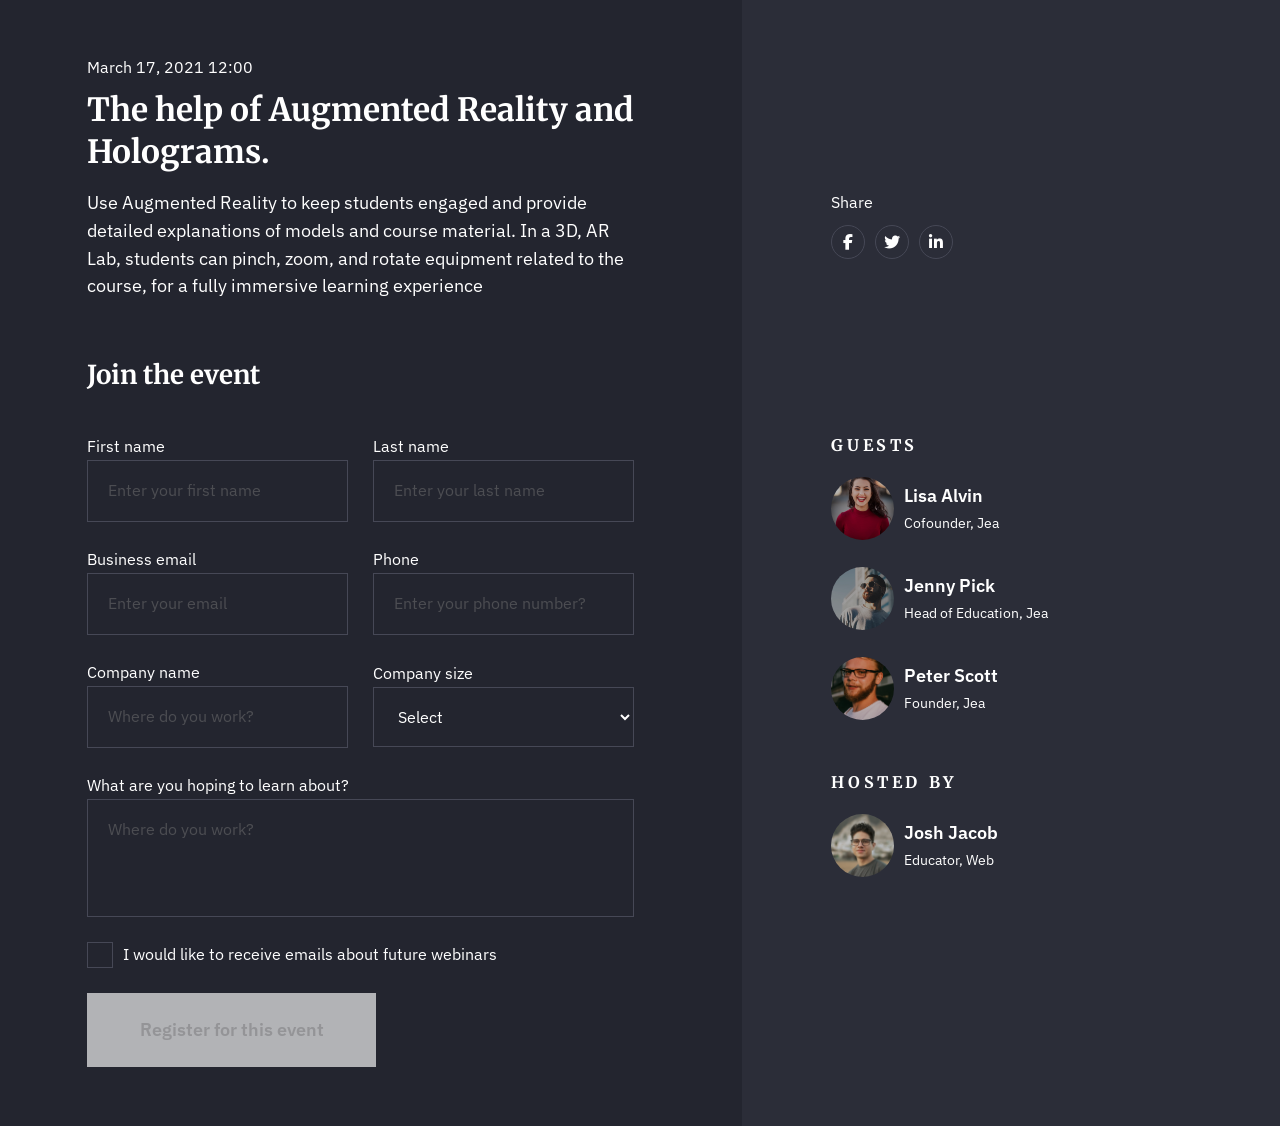
<file: index.html>
<!DOCTYPE html>
<html lang="vi">
    <head>
        <meta charset="UTF-8" />
        <meta name="viewport" content="width=device-width, initial-scale=1.0" />
        <title>Form UI 01</title>
        <!-- font-awesome -->
        <link rel="preconnect" href="https://cdnjs.cloudflare.com" />
        <link
            rel="stylesheet"
            href="https://cdnjs.cloudflare.com/ajax/libs/font-awesome/6.6.0/css/all.min.css"
            integrity="sha512-Kc323vGBEqzTmouAECnVceyQqyqdsSiqLQISBL29aUW4U/M7pSPA/gEUZQqv1cwx4OnYxTxve5UMg5GT6L4JJg=="
            crossorigin="anonymous"
            referrerpolicy="no-referrer"
        />
        <!-- Font Google -->
        <link rel="preconnect" href="https://fonts.googleapis.com" />
        <link rel="preconnect" href="https://fonts.gstatic.com" crossorigin />
        <link
            href="https://fonts.googleapis.com/css2?family=IBM+Plex+Sans:wght@400;600&family=Merriweather:wght@700&display=swap"
            rel="stylesheet"
        />
        <!-- Reset CSS -->
        <link rel="stylesheet" href="./assets/css/reset.css" />
        <!-- Style CSS -->
        <link rel="stylesheet" href="./assets/css/style.css" />
    </head>
    <body>
        <!-- Header -->
        <header class="header"></header>

        <!-- Main content -->
        <main class="main-content">
            <!-- Form Register -->
            <section class="form-register">
                <div class="container-form">
                    <!-- Form Left -->
                    <div class="form-left">
                        <div class="form-left__content">
                            <!-- Form header -->
                            <div class="form__header">
                                <span class="form__date">March 17, 2021 12:00</span>
                                <h1 class="form_heading">The help of Augmented Reality and Holograms.</h1>
                                <p class="form__desc">
                                    Use Augmented Reality to keep students engaged and provide detailed explanations of
                                    models and course material. In a 3D, AR Lab, students can pinch, zoom, and rotate
                                    equipment related to the course, for a fully immersive learning experience
                                </p>
                            </div>

                            <!-- Form -->
                            <form
                                action="https://api-gateway.fullstack.edu.vn/action_page.php"
                                method="post"
                                class="form-content"
                                autocomplete="off"
                            >
                                <label for="" class="form-content__label">Join the event</label>

                                <div class="form-row">
                                    <div class="form-ground">
                                        <label for="first-name" class="form-label">First name</label>
                                        <input
                                            type="text"
                                            name="first-name"
                                            id="first-name"
                                            class="form-input"
                                            placeholder="Enter your first name"
                                            required
                                            minlength="2"
                                            value=""
                                        />
                                        <p class="form-error">Nhập nội dung, tối thiểu 2 ký tự</p>
                                    </div>

                                    <div class="form-ground">
                                        <label for="last-name" class="form-label">Last name</label>
                                        <input
                                            type="text"
                                            name="last-name"
                                            id="last-name"
                                            class="form-input"
                                            placeholder="Enter your last name"
                                            required
                                            minlength="2"
                                            value=""
                                        />
                                        <p class="form-error">Nhập nội dung, tối thiểu 2 ký tự</p>
                                    </div>
                                </div>

                                <div class="form-row">
                                    <div class="form-ground">
                                        <label for="business-email" class="form-label">Business email</label>
                                        <input
                                            type="email"
                                            name="business-email"
                                            id="business-email"
                                            class="form-input"
                                            placeholder="Enter your email"
                                            required
                                            pattern="[^@\s]+@[^@\s]+\.[^@\s]+"
                                            value=""
                                        />
                                        <p class="form-error">Nhập đúng định dạng Email</p>
                                    </div>

                                    <div class="form-ground">
                                        <label for="phone" class="form-label">Phone</label>
                                        <input
                                            type="tel"
                                            name="phone"
                                            id="phone"
                                            class="form-input"
                                            placeholder="Enter your phone number?"
                                            required
                                            pattern="^(0|\+?84)(3|5|7|8|9)[0-9]{8}$"
                                            value=""
                                        />
                                        <p class="form-error">Nhập đúng định dạng số điện thoại</p>
                                    </div>
                                </div>

                                <div class="form-row">
                                    <div class="form-ground">
                                        <label for="company-name" class="form-label">Company name</label>
                                        <input
                                            type="text"
                                            name="company-name"
                                            id="company-name"
                                            class="form-input"
                                            placeholder="Where do you work?"
                                            required
                                            minlength="2"
                                            value=""
                                        />
                                        <p class="form-error">Nhập nội dung tối thiểu 2 ký tự</p>
                                    </div>

                                    <div class="form-ground">
                                        <label for="company-size" class="form-label">Company size</label>
                                        <select class="form-select" name="company-size" id="company-size">
                                            <option value="" hidden>Select</option>
                                            <option value="1 - 5 people">1 - 5 people</option>
                                            <option value="6 - 15 people">6 - 15 people</option>
                                            <option value="16 - 25 people">16 - 25 people</option>
                                            <option value="Other">Other</option>
                                        </select>
                                        <p class="form-error">Hãy chọn nội dung</p>
                                    </div>
                                </div>

                                <div class="form-row">
                                    <div class="form-ground form-ground__message">
                                        <label for="message" class="form-label"
                                            >What are you hoping to learn about?</label
                                        >
                                        <textarea
                                            class="form-message"
                                            name="message"
                                            id="message"
                                            placeholder="Where do you work?"
                                            required
                                            minlength="10"
                                        ></textarea>
                                        <p class="form-error">Nhập nội dung tối thiểu 10 ký tự</p>
                                    </div>
                                </div>

                                <div class="form-row">
                                    <div class="from-ground form-ground__checkbox">
                                        <input
                                            class="form-checkbox"
                                            type="checkbox"
                                            name="form-checkbox"
                                            id="form-checkbox"
                                            value="I would like to receive emails about future webinars"
                                            required
                                        />
                                        <label for="form-checkbox" class="form-label form-label__checkbox">
                                            I would like to receive emails about future webinars
                                        </label>
                                        <p class="form-error">Check vào ô bên trái</p>
                                    </div>
                                </div>

                                <div class="form-row">
                                    <div class="form-ground">
                                        <button type="submit" class="form-btn">Register for this event</button>
                                    </div>
                                </div>
                            </form>
                        </div>
                    </div>

                    <!-- Form Right -->
                    <div class="form-right">
                        <div class="form-right__content">
                            <!-- Social -->
                            <div class="social-share">
                                <p class="social-label">Share</p>
                                <div class="social-list">
                                    <a href="#!" class="social-item">
                                        <i class="social-item__icon fa-brands fa-facebook-f"></i>
                                    </a>
                                    <a href="#!" class="social-item">
                                        <i class="social-item__icon fa-brands fa-twitter"></i>
                                    </a>
                                    <a href="#!" class="social-item">
                                        <i class="social-item__icon fa-brands fa-linkedin-in"></i>
                                    </a>
                                </div>
                            </div>

                            <!-- Quest -->
                            <div class="form-right__quests-list">
                                <p class="quest__heading">Guests</p>

                                <!-- Quest item 1 -->
                                <div class="quest-item">
                                    <a href="#!">
                                        <img
                                            src="./assets/img/quest-item-avatar-1.avif"
                                            alt=""
                                            class="quest-item__avatar"
                                        />
                                    </a>
                                    <div class="quest-item__info">
                                        <p><a class="quest-item__name" href="#!">Lisa Alvin</a></p>
                                        <p class="quest-item__type">Cofounder, Jea</p>
                                    </div>
                                </div>

                                <!-- Quest item 2 -->
                                <div class="quest-item">
                                    <a href="#!">
                                        <img
                                            src="./assets/img/quest-item-avatar-2.avif"
                                            alt=""
                                            class="quest-item__avatar"
                                        />
                                    </a>

                                    <div class="quest-item__info">
                                        <p><a class="quest-item__name" href="#!">Jenny Pick</a></p>
                                        <p class="quest-item__type">Head of Education, Jea</p>
                                    </div>
                                </div>

                                <!-- Quest item 3 -->
                                <div class="quest-item">
                                    <a href="#!">
                                        <img
                                            src="./assets/img/quest-item-avatar-3.avif"
                                            alt=""
                                            class="quest-item__avatar"
                                        />
                                    </a>
                                    <div class="quest-item__info">
                                        <p><a class="quest-item__name" href="#!">Peter Scott</a></p>
                                        <p class="quest-item__type">Founder, Jea</p>
                                    </div>
                                </div>
                            </div>

                            <!-- Hosted by -->
                            <div class="form-right__quests-list">
                                <p class="quest__heading">Hosted by</p>

                                <!-- Hosted by item -->
                                <div class="quest-item">
                                    <a href="#!">
                                        <img
                                            src="./assets/img/quest-item-avatar-4.avif"
                                            alt=""
                                            class="quest-item__avatar"
                                        />
                                    </a>
                                    <div class="quest-item__info">
                                        <p><a class="quest-item__name" href="#!">Josh Jacob</a></p>
                                        <p class="quest-item__type">Educator, Web</p>
                                    </div>
                                </div>
                            </div>
                        </div>
                    </div>
                </div>
            </section>
        </main>

        <!-- Footer -->
        <footer class="footer"></footer>
    </body>
</html>
</file>
<file: assets/css/style.css>
* {
    box-sizing: border-box;
}

html {
    font-size: 62.5%;
}

body {
    font-family: "IBM Plex Sans", sans-serif;
    /* font-family: "Merriweather", serif; <= Font Heading*/
    font-size: 1.6rem;
}

/* Common */
input,
textarea,
button,
select,
a {
    font-family: inherit;
    font-size: inherit;
}

a {
    text-decoration: none;
}

:root {
    --text-white-color: #fff;
}

/* Form Register */
.form-register {
}

/* Common Form */

.container-form {
    margin: 0 auto;
    width: 100vw;
    display: flex;
    /* align-items: center; */
}

.form-left {
    width: 58%;
    background-color: #23252f;
    padding: 59px 0;
}

.form-left__content {
    max-width: 547px;
    margin: 0 108px 0 auto;
}

.form-right {
    width: 42%;
    background-color: #2b2d38;
}

.form-row {
    margin-top: 25px;
    display: flex;
    align-items: center;
    gap: 25px;
}

.form-ground {
    display: flex;
    flex-direction: column;
    width: 50%;
}

.form-label,
.form-input {
    display: block;
    cursor: pointer;
}

/* Form Header */
.form__header {
}

.form__date {
    color: var(--text-white-color);
}

.form_heading {
    color: var(--text-white-color);
    font-family: Merriweather;
    font-size: 3.2rem;
    font-weight: 700;
    line-height: 1.31;
    margin-top: 15px;
}

.form__desc {
    color: var(--text-white-color);
    font-size: 1.8rem;
    line-height: 1.55;
    margin-top: 15px;
}

/* Form content */
.form-content {
    margin-top: 54px;
}

.form-content__label {
    color: var(--text-white-color);
    font-family: Merriweather;
    font-size: 2.6rem;
    font-weight: 700;
    line-height: 1.61;
}

.form-row:nth-of-type(1) {
    margin-top: 38px;
}

.form-label {
    color: var(--text-white-color);
    line-height: 1.62;
}

.form-input {
    flex-grow: 1;
    color: var(--text-white-color);
    line-height: 1.62;
    background-color: transparent;
    outline: none;
    border: 1px solid #464856;
    padding: 17px 20px;
}
.form-input::placeholder {
    opacity: 0.5;
}

.form-error {
    margin-top: 4px;
    font-size: 1.3rem;
    color: orange;
    display: none;
}

.form-select {
    flex-grow: 1;
    display: block;
    height: 60px;
    background-color: transparent;
    border: 1px solid #464856;
    outline: none;
    padding: 17px 20px;
}

.form-select:optional {
    background-color: #23252f;
    color: var(--text-white-color);
    line-height: 1.62;
}

.form-ground__message {
    width: 100%;
}

.form-message {
    min-height: 118px;
    outline: none;
    color: var(--text-white-color);
    line-height: 1.62;
    background-color: transparent;
    border: 1px solid #464856;
    padding: 17px 20px;
    resize: none;
}

.form-message::placeholder {
    opacity: 0.5;
    /* line-height: 1.62; */
}

.form-ground__checkbox {
    display: flex;
    align-items: center;
}

.form-checkbox {
    display: none;
}

.form-checkbox:checked ~ .form-label__checkbox::after {
    display: block;
}

.form-label__checkbox {
    display: flex;
    align-items: center;
    position: relative;
    white-space: nowrap;
}

.form-label__checkbox::before,
.form-label__checkbox::after {
    content: "";
    display: inline-block;
}

.form-label__checkbox::before {
    width: 24px;
    height: 24px;
    border: 1px solid #464856;
    background-color: transparent;
    margin-right: 10px;
}

.form-label__checkbox::after {
    width: 10px;
    height: 6px;
    border-left: 2px solid #fff;
    border-bottom: 2px solid #fff;
    rotate: -45deg;
    position: absolute;
    top: 6px;
    left: 7px;
    display: none;
}

.form-btn {
    display: inline-block;
    min-width: 289px;
    height: 74px;
    outline: none;
    border: none;
    color: #000;
    font-size: 1.8rem;
    font-weight: 600;
    line-height: 1.55;
    cursor: pointer;
    user-select: none;
    transition: all linear 0.15s;
}

.form-btn:hover {
    filter: brightness(0.8);
}

/* Verify Form */
.form-ground:has(:invalid:not(:placeholder-shown)) .form-error {
    display: block;
}

.form-content:has(:invalid) .form-btn {
    opacity: 0.7;
    color: #c4c4c4;
    pointer-events: none;
}

/* Form right */
.form-right {
    width: 42%;
    background-color: #2b2d38;
    padding: 194px 0;
}

.form-right__content {
    margin: 0 auto 0 89px;
}

/* Social */
.social-share {
}

.social-label {
    color: var(--text-white-color);
}

.social-list {
    margin-top: 15px;
    display: flex;
    align-items: center;
    gap: 10px;
}

.social-item {
    width: 34px;
    height: 34px;
    border-radius: 50%;
    background-color: transparent;
    border: 1px solid #464856;
    display: inline-flex;
    align-items: center;
    justify-content: center;
    transition: all linear 0.15s;
}

.social-item:hover {
    background-color: burlywood;
}

.social-item__icon {
    color: var(--text-white-color);
}

/* Quest */
.form-right__quests-list {
    margin-top: 172px;
}

.form-right__quests-list:nth-last-of-type(1) {
    margin-top: 46px;
}
.quest__heading {
    color: var(--text-white-color);
    font-family: Merriweather;
    font-size: 1.6rem;
    font-weight: 700;
    line-height: 1.75;
    letter-spacing: 0.36rem;
    text-transform: uppercase;
}
.quest-item {
    margin-top: 25px;
    display: flex;
    align-items: center;
    gap: 10px;
}

.quest-item:hover .quest-item__avatar {
    filter: brightness(1);
}

.quest-item:nth-of-type(1) {
    margin-top: 18px;
}

.quest-item__avatar {
    width: 63px;
    height: 63px;
    object-fit: cover;
    border-radius: 50%;
    filter: brightness(0.75);
    transition: all linear 0.15s;
}
.quest-item__info {
}
.quest-item__name {
    color: var(--text-white-color);
    font-size: 1.8rem;
    font-weight: 600;
    line-height: 1.55;
}
.quest-item__type {
    color: var(--text-white-color);
    font-size: 1.4rem;
    line-height: 2;
}
</file>
